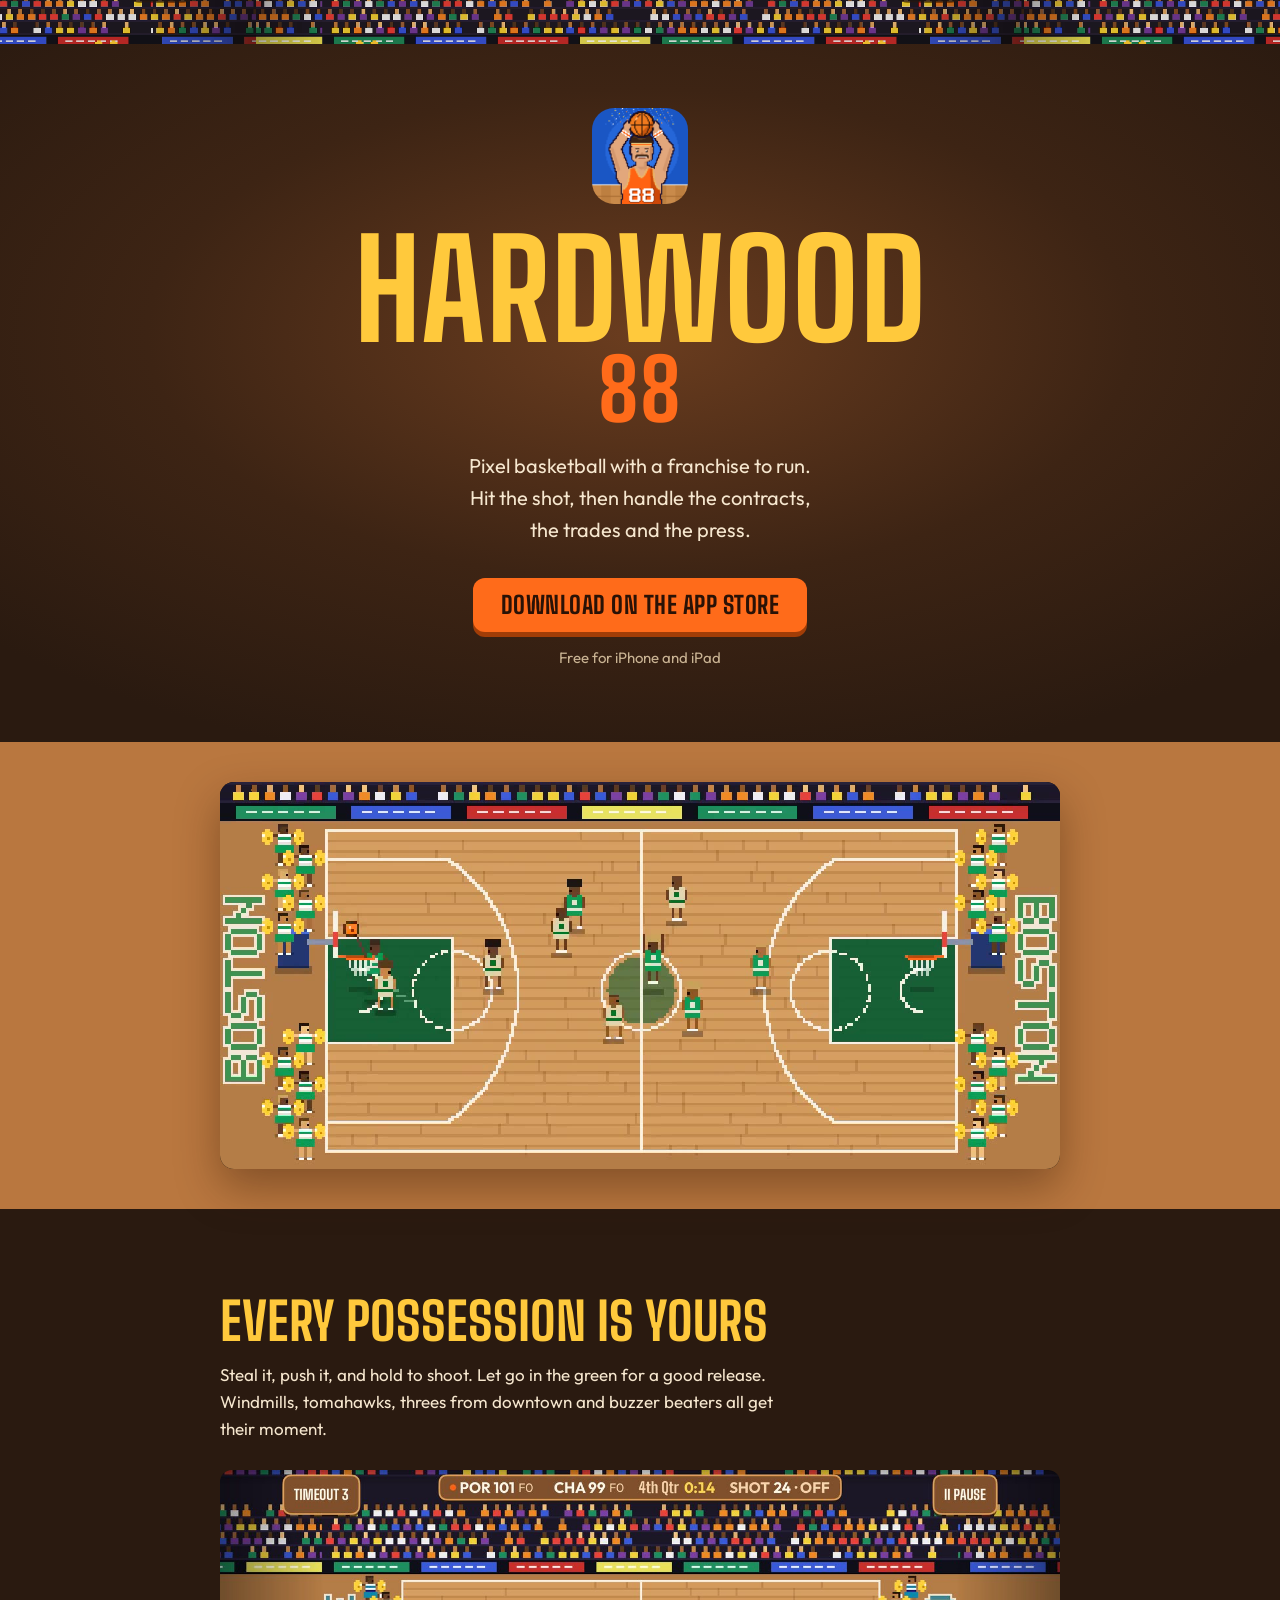
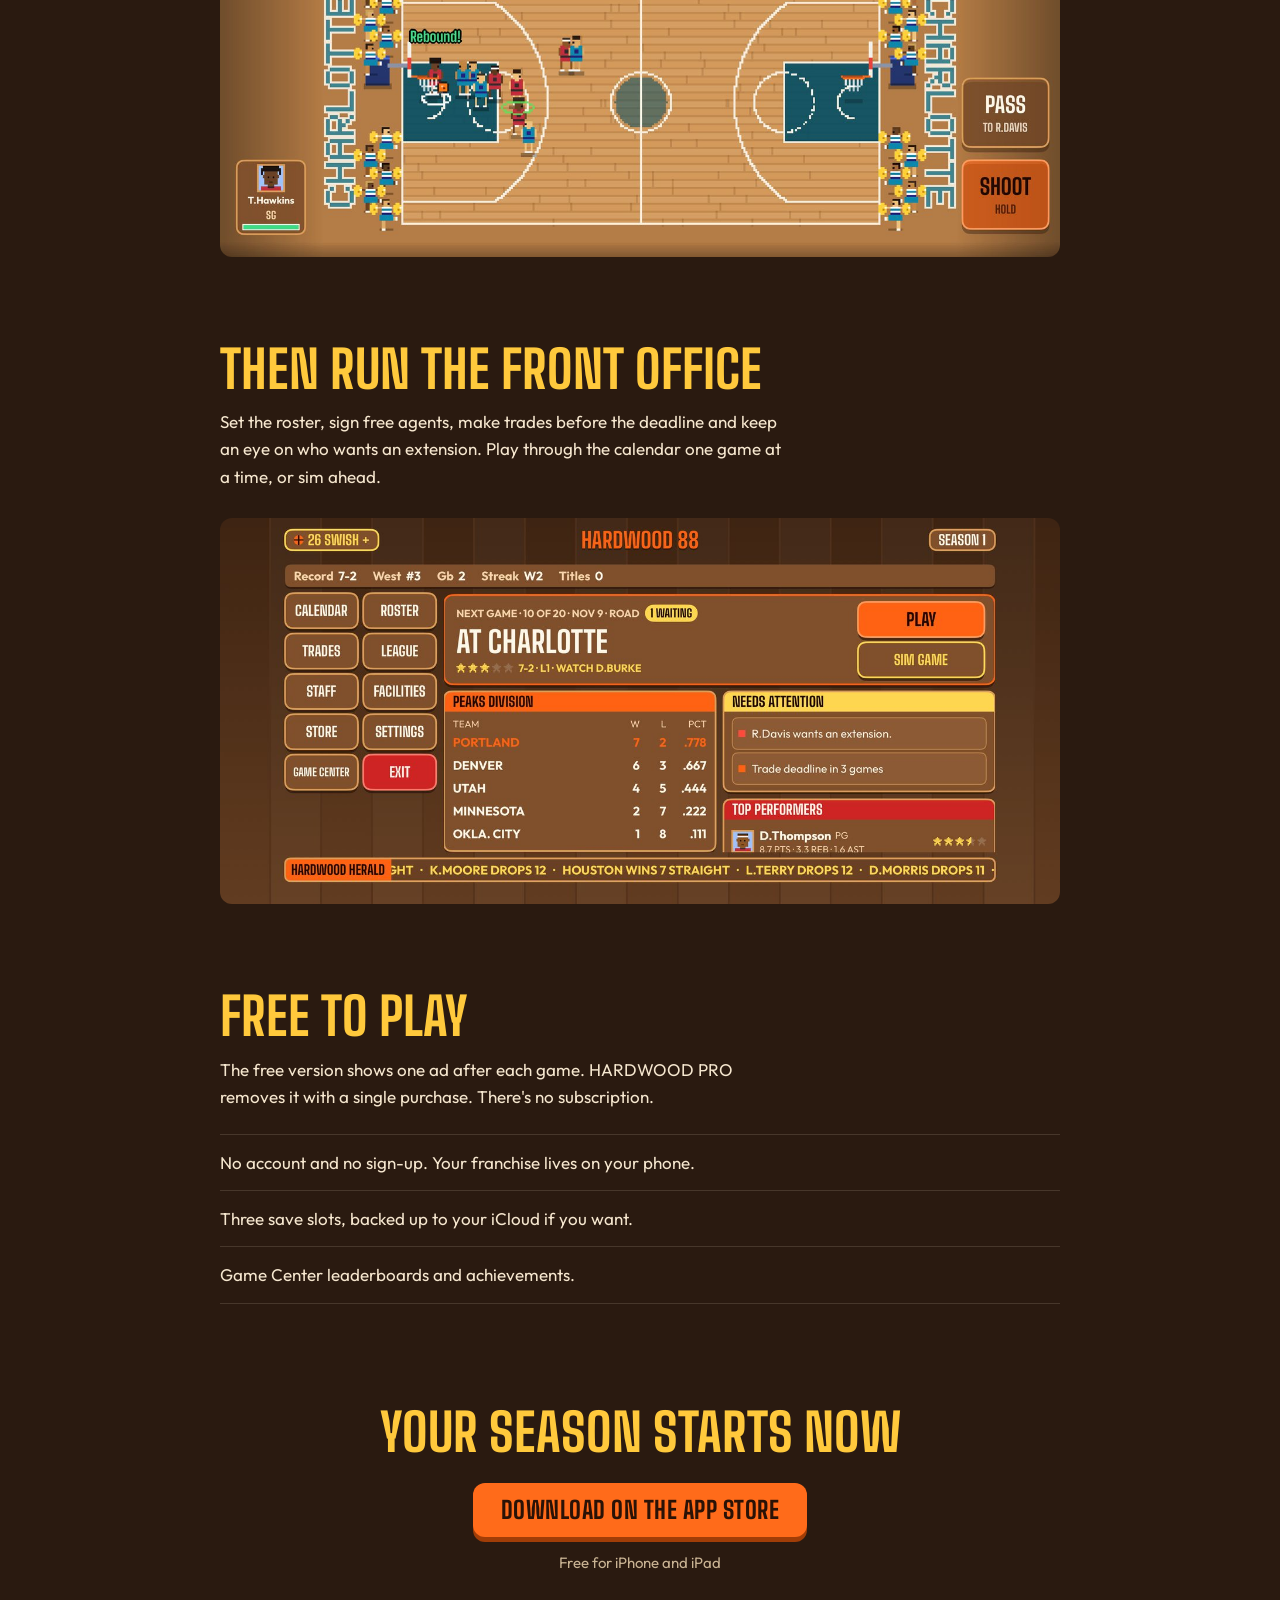
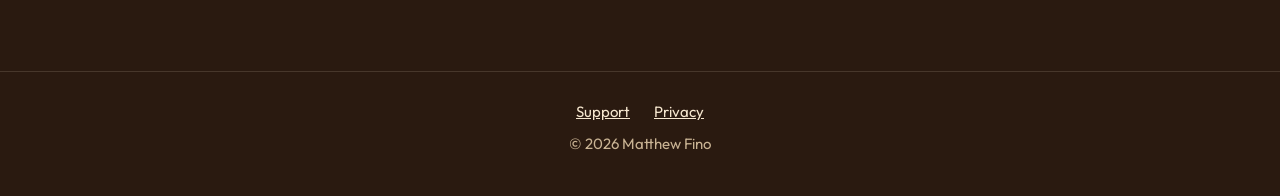
<file: index.html>
<!doctype html>
<html lang="en">
<head>
<meta charset="utf-8">
<meta name="viewport" content="width=device-width,initial-scale=1">
<title>Hardwood 88 · Pixel basketball franchise for iPhone and iPad</title>
<meta name="description" content="Hardwood 88 is a pixel basketball game where you play every possession and run the franchise. Free on the App Store for iPhone and iPad.">
<meta name="apple-itunes-app" content="app-id=6820283150">
<meta property="og:title" content="Hardwood 88">
<meta property="og:description" content="Pixel basketball with a franchise to run. Free on the App Store.">
<meta property="og:image" content="https://hardwood88.github.io/Hardwood88/assets/share.jpg">
<meta property="og:url" content="https://hardwood88.github.io/Hardwood88/">
<meta property="og:type" content="website">
<meta name="twitter:card" content="summary_large_image">
<meta name="theme-color" content="#2a1a10">
<link rel="icon" href="assets/favicon.png">
<link rel="apple-touch-icon" href="assets/apple-touch-icon.png">
<link rel="preconnect" href="https://fonts.googleapis.com">
<link rel="preconnect" href="https://fonts.gstatic.com" crossorigin>
<link href="https://fonts.googleapis.com/css2?family=Outfit:wght@400;500&display=swap" rel="stylesheet">
<style>
@font-face{font-family:"Big Shoulders";src:url(assets/bigshoulders.ttf) format("truetype");font-weight:700;font-display:swap}
:root{
  --walnut:#2a1a10;
  --line:rgba(246,231,207,.14);
  --floor:#b9773f;
  --orange:#ff6b1a;
  --gold:#ffc93c;
  --cream:#f6e7cf;
  --muted:#c9b393;
  --display:"Big Shoulders",Impact,sans-serif;
  --body:"Outfit",system-ui,-apple-system,sans-serif;
}
*{box-sizing:border-box;margin:0}
body{font-family:var(--body);color:var(--cream);background:var(--walnut);font-size:1.0625rem;line-height:1.6;-webkit-font-smoothing:antialiased}
img,video{display:block;max-width:100%;height:auto}
a{color:inherit}
:focus-visible{outline:3px solid var(--gold);outline-offset:4px;border-radius:8px}

.wrap{max-width:880px;margin:0 auto;padding:0 20px}

/* hero */
.arena{background:radial-gradient(ellipse 70% 60% at 50% 45%,#6b3d1f 0%,#3d2414 55%,var(--walnut) 100%);text-align:center}
.crowd{height:44px;background:url(assets/crowd.png) center/auto 100% repeat-x;image-rendering:pixelated;opacity:.9}
.hero{padding:64px 20px 72px}
.icon{width:96px;height:96px;border-radius:22px;margin:0 auto 28px}
h1{font-family:var(--display);font-weight:700;text-transform:uppercase;line-height:.85;color:var(--gold);
   font-size:clamp(4rem,19vw,8.5rem);letter-spacing:.005em}
h1 span{display:block;color:var(--orange);font-size:.62em;margin-top:.08em}
.lede{font-size:clamp(1.0625rem,3.4vw,1.25rem);max-width:28ch;margin:24px auto 32px;color:var(--cream)}

.get{display:inline-block;text-decoration:none;background:var(--orange);color:#2a1206;border-radius:12px;
     padding:15px 28px;font-family:var(--display);font-weight:700;font-size:1.5rem;line-height:1;text-transform:uppercase;letter-spacing:.02em;
     box-shadow:0 5px 0 #a13d07;transition:transform .08s,box-shadow .08s}
.get:hover{transform:translateY(2px);box-shadow:0 3px 0 #a13d07}
.get:active{transform:translateY(5px);box-shadow:none}
.sub{display:block;margin-top:14px;font-size:.9375rem;color:var(--muted)}

/* gameplay */
.court{background:var(--floor);padding:40px 0}
.court video{width:100%;max-width:960px;margin:0 auto;aspect-ratio:1280/590;border-radius:14px;background:#000;
             image-rendering:pixelated;box-shadow:0 18px 44px rgba(50,22,4,.4)}

/* sections */
.block{padding:88px 0 0}
h2{font-family:var(--display);font-weight:700;text-transform:uppercase;color:var(--gold);
   font-size:clamp(2.25rem,7vw,3.25rem);line-height:.95;margin-bottom:14px}
.block p{max-width:52ch;color:var(--cream)}
.block p + p{margin-top:10px}
.shot{margin-top:28px;border-radius:12px}

.facts{list-style:none;padding:0;margin-top:24px;border-top:1px solid var(--line)}
.facts li{padding:14px 0;border-bottom:1px solid var(--line);color:var(--cream)}

.final{text-align:center;padding:104px 0 96px}
.final h2{margin-bottom:26px}

footer{border-top:1px solid var(--line);color:var(--muted);font-size:.9375rem;text-align:center;padding:28px 20px 40px}
footer nav{display:flex;gap:24px;justify-content:center;margin-bottom:8px}
footer a{color:var(--cream)}

@media (prefers-reduced-motion:reduce){.get{transition:none}}
</style>
</head>
<body>

<header class="arena">
  <div class="crowd" role="presentation"></div>
  <div class="hero">
    <img class="icon" src="assets/icon.png" alt="Hardwood 88 app icon" width="96" height="96">
    <h1>Hardwood<span>88</span></h1>
    <p class="lede">Pixel basketball with a franchise to run. Hit the shot, then handle the contracts, the trades and the press.</p>
    <a class="get" href="https://apps.apple.com/us/app/hardwood-88/id6820283150">Download on the App Store</a>
    <span class="sub">Free for iPhone and iPad</span>
  </div>
</header>

<section class="court" aria-label="Gameplay">
  <div class="wrap">
    <video src="assets/gameplay.mp4" poster="assets/gameplay-poster.jpg" autoplay muted loop playsinline aria-label="Hardwood 88 gameplay: four dunks and a championship celebration"></video>
  </div>
</section>

<main class="wrap">
  <section class="block">
    <h2>Every possession is yours</h2>
    <p>Steal it, push it, and hold to shoot. Let go in the green for a good release. Windmills, tomahawks, threes from downtown and buzzer beaters all get their moment.</p>
    <img class="shot" src="assets/game.jpg" alt="A live game: Portland versus Charlotte in the fourth quarter, with pass and shoot buttons" width="1434" height="660" loading="lazy">
  </section>

  <section class="block">
    <h2>Then run the front office</h2>
    <p>Set the roster, sign free agents, make trades before the deadline and keep an eye on who wants an extension. Play through the calendar one game at a time, or sim ahead.</p>
    <img class="shot" src="assets/hub.jpg" alt="The franchise hub with the next game, division standings and players who need attention" width="1434" height="660" loading="lazy">
  </section>

  <section class="block">
    <h2>Free to play</h2>
    <p>The free version shows one ad after each game. HARDWOOD PRO removes it with a single purchase. There's no subscription.</p>
    <ul class="facts">
      <li>No account and no sign-up. Your franchise lives on your phone.</li>
      <li>Three save slots, backed up to your iCloud if you want.</li>
      <li>Game Center leaderboards and achievements.</li>
    </ul>
  </section>

  <section class="final">
    <h2>Your season starts now</h2>
    <a class="get" href="https://apps.apple.com/us/app/hardwood-88/id6820283150">Download on the App Store</a>
    <span class="sub">Free for iPhone and iPad</span>
  </section>
</main>

<footer>
  <nav><a href="support.html">Support</a><a href="privacy.html">Privacy</a></nav>
  <p>© 2026 Matthew Fino</p>
</footer>

</body>
</html>
</file>
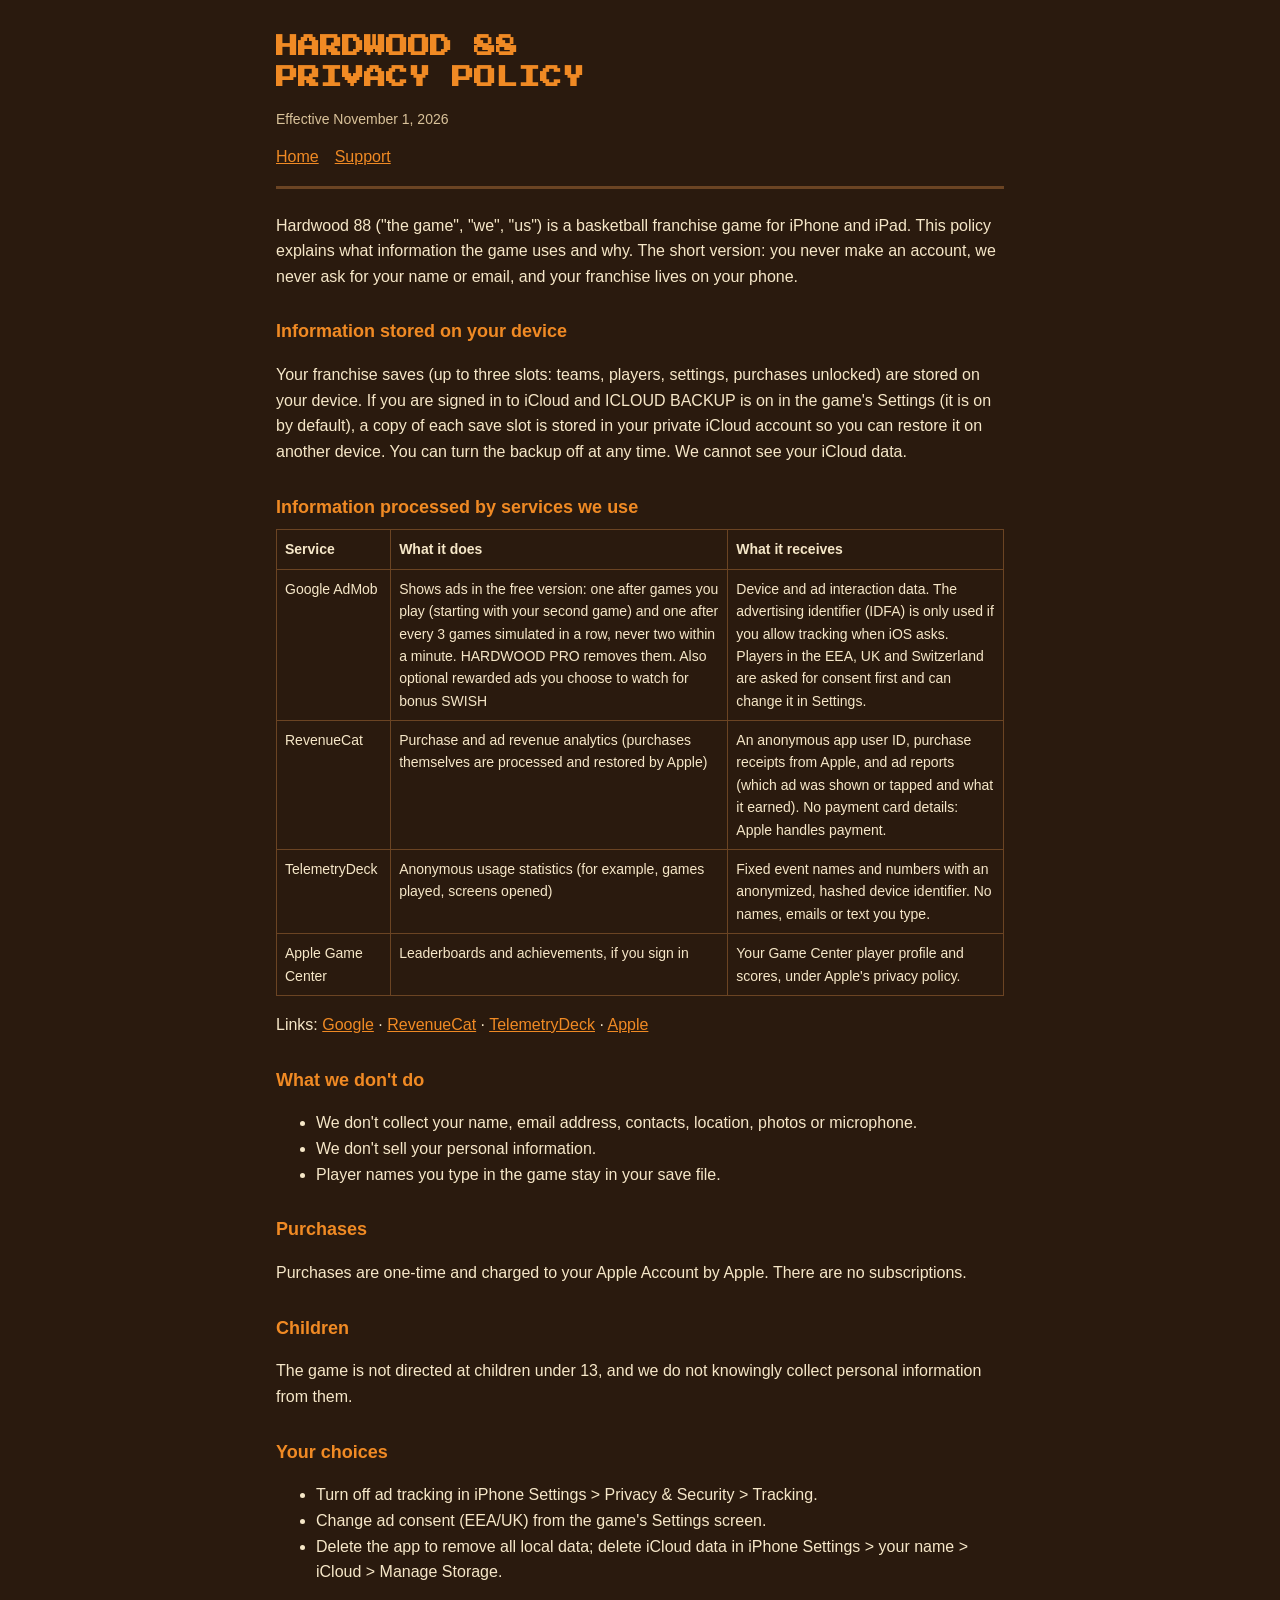
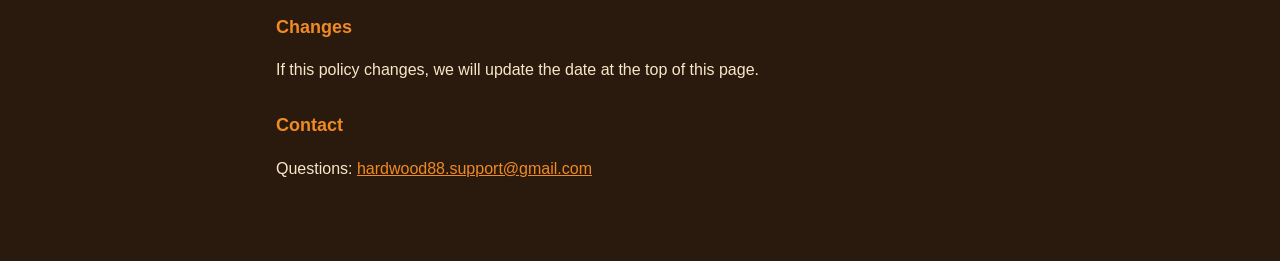
<file: privacy.html>
<!doctype html>
<html lang="en"><head><meta charset="utf-8"><meta name="viewport" content="width=device-width,initial-scale=1">
<title>Hardwood 88 Privacy Policy</title>
<link href="https://fonts.googleapis.com/css2?family=Press+Start+2P&display=swap" rel="stylesheet">
<link rel="stylesheet" href="style.css"></head>
<body><main>
<header><h1>HARDWOOD 88<br>PRIVACY POLICY</h1>
<p class="soft">Effective November 1, 2026</p>
<nav><a href="index.html">Home</a><a href="support.html">Support</a></nav></header>

<p>Hardwood 88 ("the game", "we", "us") is a basketball franchise game for iPhone and iPad. This policy explains what information the game uses and why. The short version: you never make an account, we never ask for your name or email, and your franchise lives on your phone.</p>

<h2>Information stored on your device</h2>
<p>Your franchise saves (up to three slots: teams, players, settings, purchases unlocked) are stored on your device. If you are signed in to iCloud and ICLOUD BACKUP is on in the game's Settings (it is on by default), a copy of each save slot is stored in your private iCloud account so you can restore it on another device. You can turn the backup off at any time. We cannot see your iCloud data.</p>

<h2>Information processed by services we use</h2>
<table>
<tr><th>Service</th><th>What it does</th><th>What it receives</th></tr>
<tr><td>Google AdMob</td><td>Shows ads in the free version: one after games you play (starting with your second game) and one after every 3 games simulated in a row, never two within a minute. HARDWOOD PRO removes them. Also optional rewarded ads you choose to watch for bonus SWISH</td><td>Device and ad interaction data. The advertising identifier (IDFA) is only used if you allow tracking when iOS asks. Players in the EEA, UK and Switzerland are asked for consent first and can change it in Settings.</td></tr>
<tr><td>RevenueCat</td><td>Purchase and ad revenue analytics (purchases themselves are processed and restored by Apple)</td><td>An anonymous app user ID, purchase receipts from Apple, and ad reports (which ad was shown or tapped and what it earned). No payment card details: Apple handles payment.</td></tr>
<tr><td>TelemetryDeck</td><td>Anonymous usage statistics (for example, games played, screens opened)</td><td>Fixed event names and numbers with an anonymized, hashed device identifier. No names, emails or text you type.</td></tr>
<tr><td>Apple Game Center</td><td>Leaderboards and achievements, if you sign in</td><td>Your Game Center player profile and scores, under Apple's privacy policy.</td></tr>
</table>
<p>Links: <a href="https://policies.google.com/privacy">Google</a> · <a href="https://www.revenuecat.com/privacy">RevenueCat</a> · <a href="https://telemetrydeck.com/privacy/">TelemetryDeck</a> · <a href="https://www.apple.com/legal/privacy/">Apple</a></p>

<h2>What we don't do</h2>
<ul>
<li>We don't collect your name, email address, contacts, location, photos or microphone.</li>
<li>We don't sell your personal information.</li>
<li>Player names you type in the game stay in your save file.</li>
</ul>

<h2>Purchases</h2>
<p>Purchases are one-time and charged to your Apple Account by Apple. There are no subscriptions.</p>

<h2>Children</h2>
<p>The game is not directed at children under 13, and we do not knowingly collect personal information from them.</p>

<h2>Your choices</h2>
<ul>
<li>Turn off ad tracking in iPhone Settings &gt; Privacy &amp; Security &gt; Tracking.</li>
<li>Change ad consent (EEA/UK) from the game's Settings screen.</li>
<li>Delete the app to remove all local data; delete iCloud data in iPhone Settings &gt; your name &gt; iCloud &gt; Manage Storage.</li>
</ul>

<h2>Changes</h2>
<p>If this policy changes, we will update the date at the top of this page.</p>

<h2>Contact</h2>
<p>Questions: <a href="mailto:hardwood88.support@gmail.com">hardwood88.support@gmail.com</a></p>
</main></body></html>
</file>
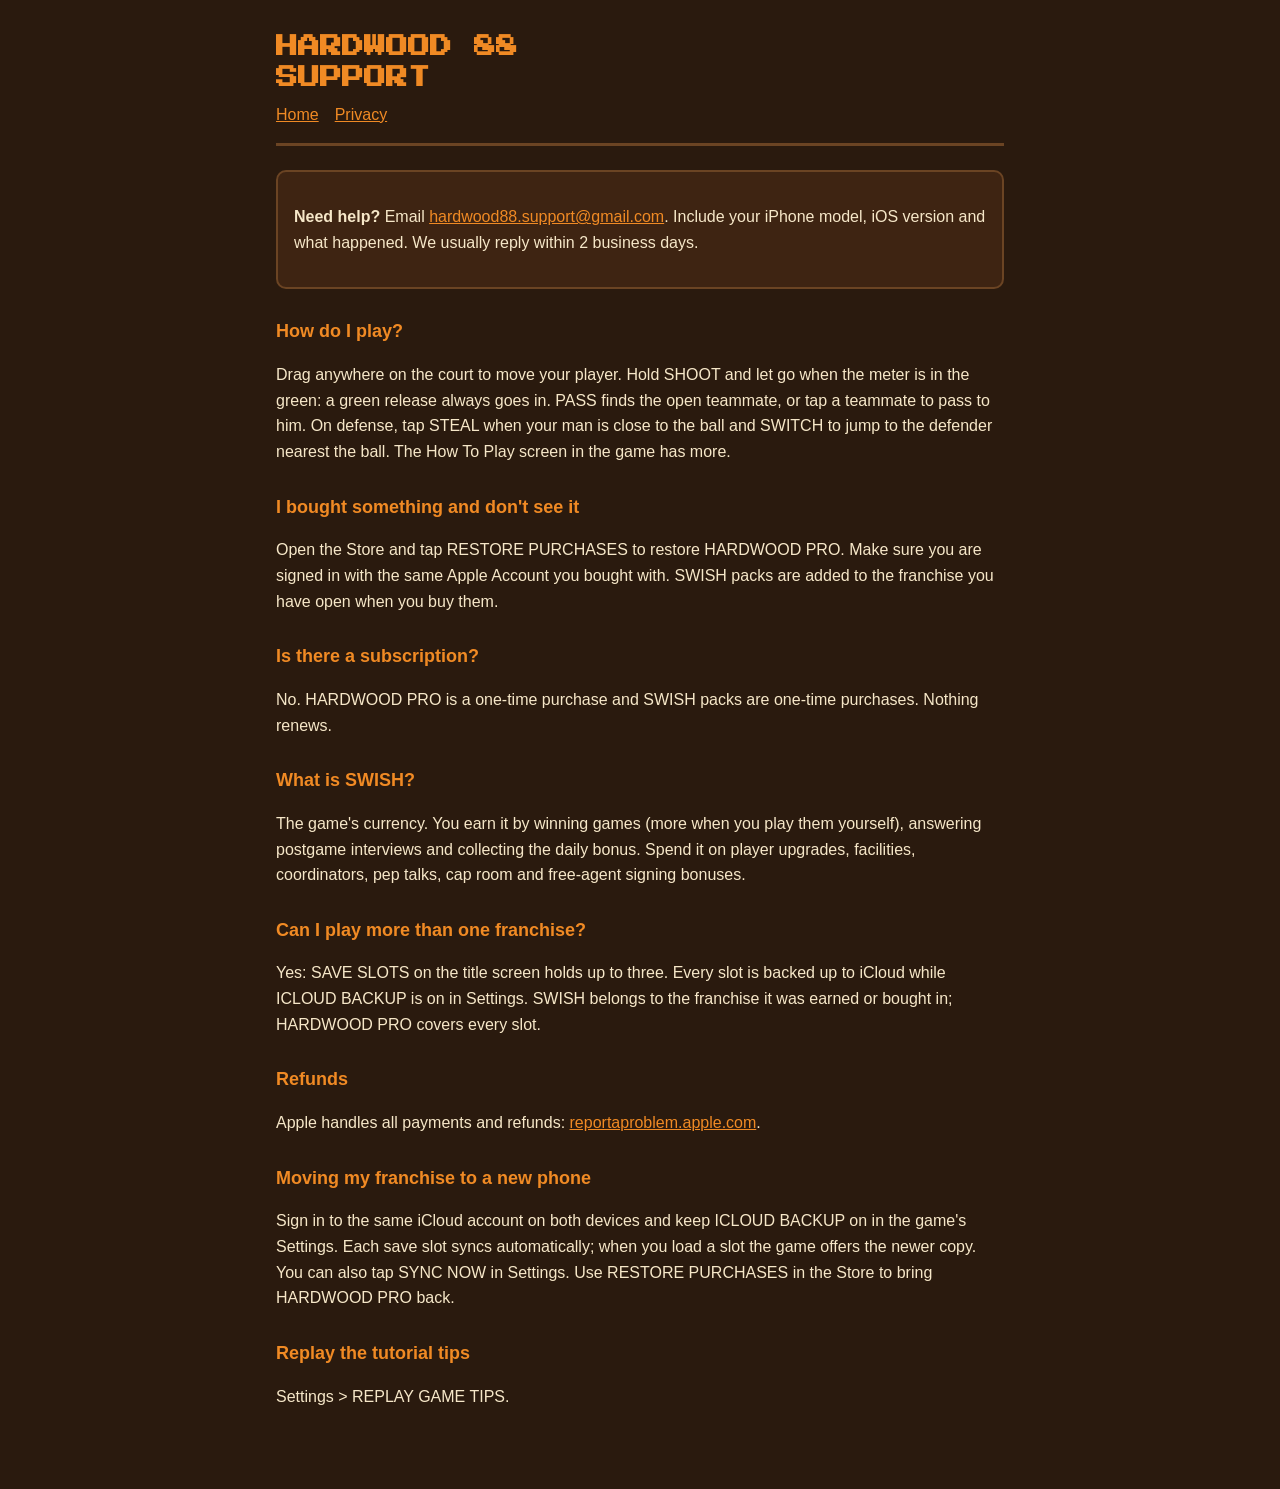
<file: support.html>
<!doctype html>
<html lang="en"><head><meta charset="utf-8"><meta name="viewport" content="width=device-width,initial-scale=1">
<title>Hardwood 88 Support</title>
<link href="https://fonts.googleapis.com/css2?family=Press+Start+2P&display=swap" rel="stylesheet">
<link rel="stylesheet" href="style.css"></head>
<body><main>
<header><h1>HARDWOOD 88<br>SUPPORT</h1>
<nav><a href="index.html">Home</a><a href="privacy.html">Privacy</a></nav></header>

<div class="card"><p><strong>Need help?</strong> Email <a href="mailto:hardwood88.support@gmail.com">hardwood88.support@gmail.com</a>. Include your iPhone model, iOS version and what happened. We usually reply within 2 business days.</p></div>

<h2>How do I play?</h2>
<p>Drag anywhere on the court to move your player. Hold SHOOT and let go when the meter is in the green: a green release always goes in. PASS finds the open teammate, or tap a teammate to pass to him. On defense, tap STEAL when your man is close to the ball and SWITCH to jump to the defender nearest the ball. The How To Play screen in the game has more.</p>

<h2>I bought something and don't see it</h2>
<p>Open the Store and tap RESTORE PURCHASES to restore HARDWOOD PRO. Make sure you are signed in with the same Apple Account you bought with. SWISH packs are added to the franchise you have open when you buy them.</p>

<h2>Is there a subscription?</h2>
<p>No. HARDWOOD PRO is a one-time purchase and SWISH packs are one-time purchases. Nothing renews.</p>

<h2>What is SWISH?</h2>
<p>The game's currency. You earn it by winning games (more when you play them yourself), answering postgame interviews and collecting the daily bonus. Spend it on player upgrades, facilities, coordinators, pep talks, cap room and free-agent signing bonuses.</p>

<h2>Can I play more than one franchise?</h2>
<p>Yes: SAVE SLOTS on the title screen holds up to three. Every slot is backed up to iCloud while ICLOUD BACKUP is on in Settings. SWISH belongs to the franchise it was earned or bought in; HARDWOOD PRO covers every slot.</p>

<h2>Refunds</h2>
<p>Apple handles all payments and refunds: <a href="https://reportaproblem.apple.com">reportaproblem.apple.com</a>.</p>

<h2>Moving my franchise to a new phone</h2>
<p>Sign in to the same iCloud account on both devices and keep ICLOUD BACKUP on in the game's Settings. Each save slot syncs automatically; when you load a slot the game offers the newer copy. You can also tap SYNC NOW in Settings. Use RESTORE PURCHASES in the Store to bring HARDWOOD PRO back.</p>

<h2>Replay the tutorial tips</h2>
<p>Settings &gt; REPLAY GAME TIPS.</p>
</main></body></html>
</file>
<file: style.css>
:root{--bg:#2a1a0e;--panel:#3e2412;--ink:#f6e7c8;--soft:#d9c29a;--accent:#f08a24;--edge:#6b4423}
*{box-sizing:border-box}
body{margin:0;background:var(--bg);color:var(--ink);font:16px/1.6 -apple-system,BlinkMacSystemFont,"Segoe UI",Roboto,sans-serif}
main{max-width:760px;margin:0 auto;padding:32px 16px 64px}
header{border-bottom:3px solid var(--edge);margin-bottom:24px;padding-bottom:16px}
h1{font-family:"Press Start 2P",monospace;font-size:22px;line-height:1.4;color:var(--accent);margin:0 0 8px}
h2{font-size:18px;color:var(--accent);margin:28px 0 8px}
p,li{color:var(--ink)} .soft{color:var(--soft);font-size:14px}
a{color:var(--accent)} nav a{margin-right:16px}
.card{background:var(--panel);border:2px solid var(--edge);border-radius:10px;padding:16px;margin:16px 0}
table{border-collapse:collapse;width:100%;font-size:14px} td,th{border:1px solid var(--edge);padding:8px;text-align:left;vertical-align:top}
</file>
